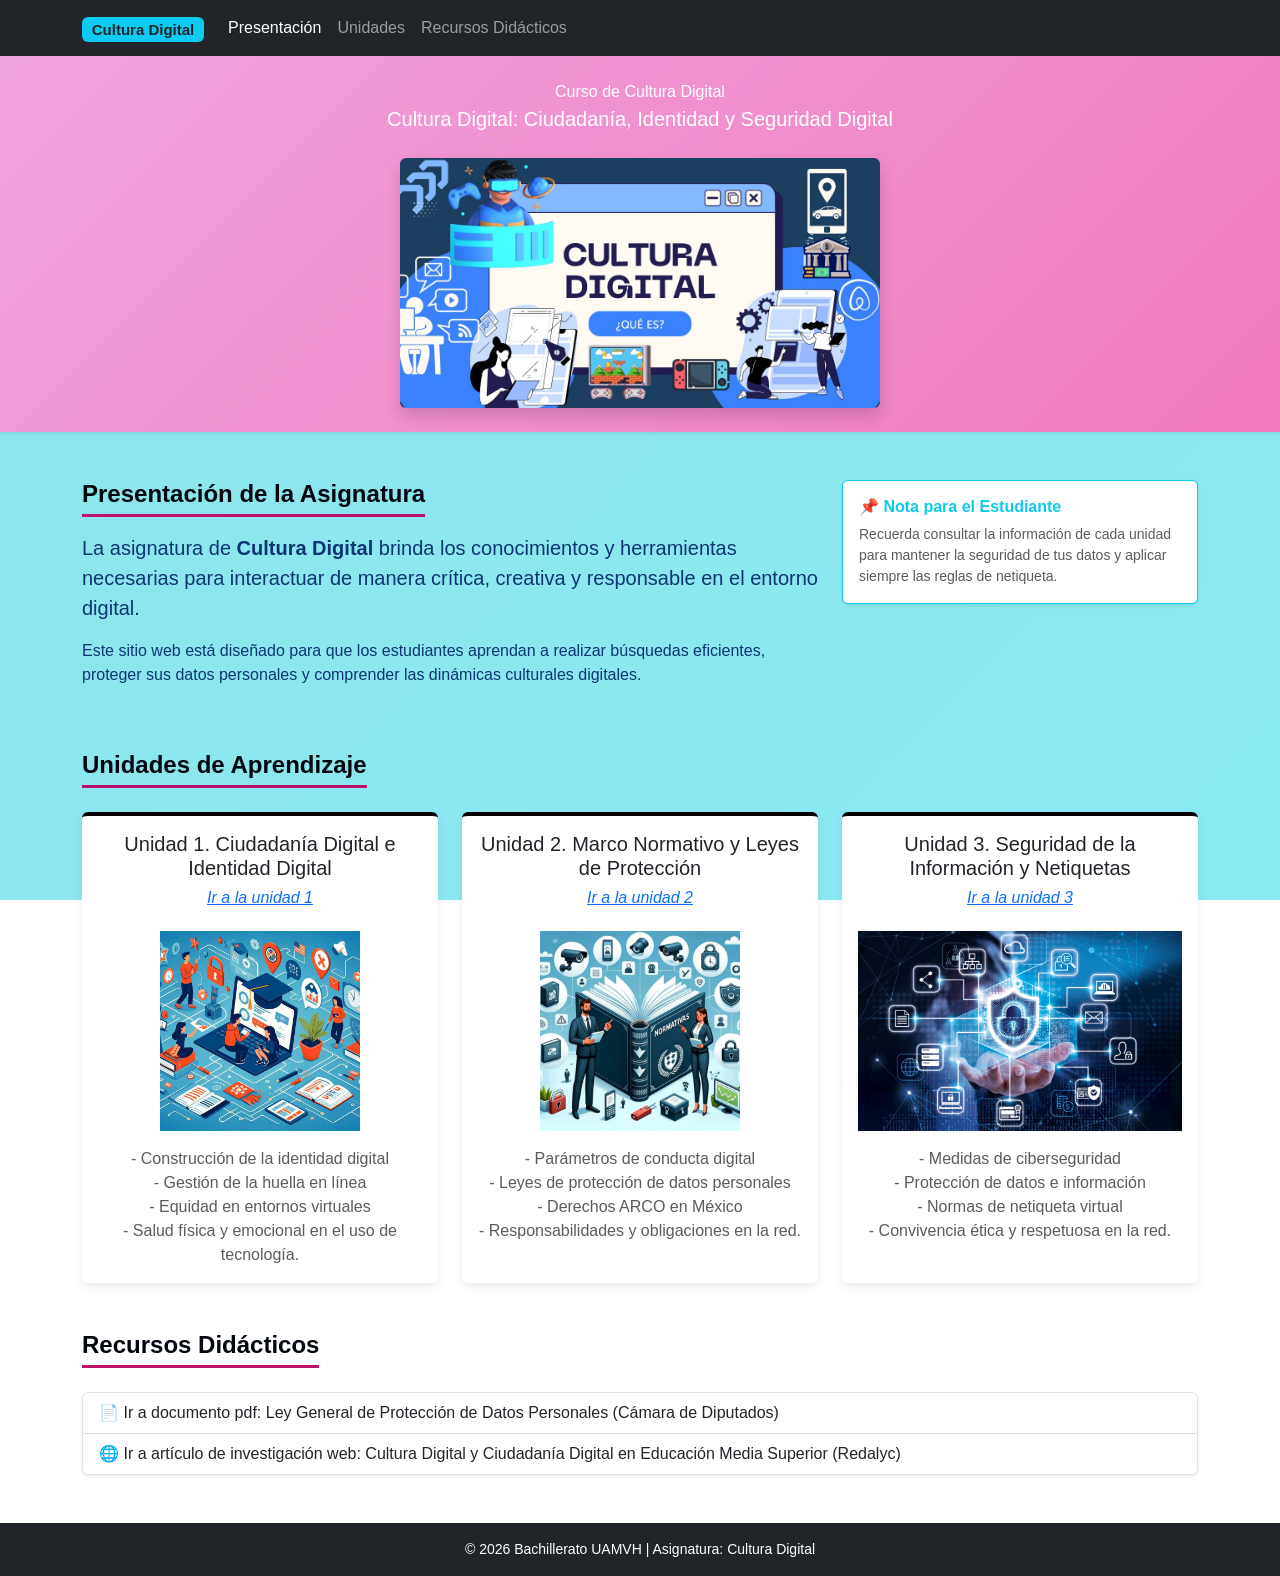
<file: Index.html>
<!DOCTYPE html>
<html lang="es">
<head>
    <meta charset="UTF-8">
    <meta name="viewport" content="width=device-width, initial-scale=1.0">
    <title>Curso: Cultura Digital</title>
    <!-- Bootstrap 5 -->
    <link href="https://cdn.jsdelivr.net/npm/bootstrap@5.3.0/dist/css/bootstrap.min.css" rel="stylesheet">
    
    <style>
        /* 1. FONDO DEGRADADO EN TONOS PASTEL (Celestito a Rosita) */
        body {
            background: linear-gradient(135deg, #8ee4ec 0%, #8aeaf3 100%) !important;
            background-attachment: fixed !important;
            font-family: 'Segoe UI', Tahoma, Geneva, Verdana, sans-serif;
            min-height: 100vh;
        }

        /* 2. TÍTULOS SUBRAYADOS EN ROSA PASTEL */
        .titulo-seccion {
            color: #00050d;
            font-weight: 700;
            border-bottom: 3px solid #bc1069 !important;
            display: inline-block;
            padding-bottom: 5px;
        }

        /* 3. TARJETAS EDUCATIVAS CON BORDE CELESTE */
        .tarjeta-educativa {
            border: none !important;
            border-top: 4px solid #000000 !important;
            background-color: #ffffff !important;
            box-shadow: 0 4px 10px rgba(0, 0, 0, 0.08) !important;
            transition: transform 0.3s ease;
        }

        .tarjeta-educativa:hover {
            transform: translateY(-6px);
            box-shadow: 0 10px 20px rgb(255, 120, 190) !important;
        }

        /* 4. ANIMACIÓN DE FLOTACIÓN AUTOMÁTICA (Mueve las imágenes solas) */
        @keyframes flotarSola {
            0% { transform: translateY(0px); }
            50% { transform: translateY(-14px); } /* Sube 14 píxeles */
            100% { transform: translateY(0px); } /* Vuelve a bajar */
        }

        .img-flotante {
            display: inline-block !important;
            animation: flotarSola 3s ease-in-out infinite !important;
        }
        #presentacion p { color: #0e3573 !important; }
    </style>
</head>
<body>

    <!-- CABECERA -->
    <header>
        <nav class="navbar navbar-expand-lg navbar-dark bg-dark">
            <div class="container">
                <a class="navbar-brand fw-bold" href="#">
                    <span class="badge bg-info text-dark">Cultura Digital</span>
                </a>
                <div class="collapse navbar-collapse" id="navMenu">
                    <ul class="navbar-nav me-auto mb-2 mb-lg-0">
                        <li class="nav-item"><a class="nav-link active" href="#presentacion">Presentación</a></li>
                        <li class="nav-item"><a class="nav-link" href="#unidades">Unidades</a></li>
                        <li class="nav-item"><a class="nav-link" href="#recursos">Recursos Didácticos</a></li>
                    </ul>
                </div>
            </div>
        </nav>

        <div class="text-white text-center py-4 px-3 shadow-sm"style="background: linear-gradient(135deg, #f1a3dc 0%, #f07abd 100%);"
            <h1 class="h3 fw-bold">Curso de Cultura Digital</h1>
            <p class="mb-0 lead">Cultura Digital: Ciudadanía, Identidad y Seguridad Digital</p>
            <br>
            <!-- Imagen 1 con movimiento automático -->
            <img src="CULTURA-DIGITAL.jpg" class="img-fluid rounded shadow img-flotante" style="max-height: 250px;" alt="Estudiantes">
        </div>
    </header>

    <!-- CONTENIDO PRINCIPAL -->
    <main class="container my-5">

        <!-- PRESENTACIÓN -->
        <div class="row mb-5">
            <section id="presentacion" class="col-lg-8">
                <h2 class="h4 mb-3 titulo-seccion">Presentación de la Asignatura</h2>
                <p class="text-secondary fs-5">
                    La asignatura de <strong>Cultura Digital</strong> brinda los conocimientos y herramientas necesarias para interactuar de manera crítica, creativa y responsable en el entorno digital.
                </p>
                <p class="text-secondary">
                    Este sitio web está diseñado para que los estudiantes aprendan a realizar búsquedas eficientes, proteger sus datos personales y comprender las dinámicas culturales digitales.
                </p>
            </section>

            <aside class="col-lg-4">
                <div class="card bg-white border-info p-3 shadow-sm">
                    <h3 class="h6 text-info fw-bold">📌 Nota para el Estudiante</h3>
                    <p class="card-text small text-muted">
                        Recuerda consultar la información de cada unidad para mantener la seguridad de tus datos y aplicar siempre las reglas de netiqueta.
                    </p>
                </div>
            </aside>
        </div>

        <!-- UNIDADES DE APRENDIZAJE -->
        <section id="unidades" class="mb-5">
            <h2 class="h4 text-center mb-4 titulo-seccion">Unidades de Aprendizaje</h2>
            <div class="row g-4">

                <!-- UNIDAD 1 -->
                <article class="col-md-4">
                    <div class="card h-100 tarjeta-educativa text-center">
                        <div class="card-body">
                            <h3 class="card-title h5">Unidad 1. Ciudadanía Digital e Identidad Digital</h3>
                            <h6><i><a href="unidad1.html" target="_blank">Ir a la unidad 1</a></i></h6>
                            <!-- Imagen 2 con movimiento -->
                            <img src="Ciudadanía Digital e Identidad Digital.jpg" class="img-fluid my-3 img-flotante" style="height: 200px; object-fit: cover;" alt="Unidad 1">
                            <p class="card-text text-muted">
                                - Construcción de la identidad digital<br>
                                - Gestión de la huella en línea<br>
                                - Equidad en entornos virtuales<br>
                                - Salud física y emocional en el uso de tecnología.
                            </p>
                        </div>
                    </div>
                </article>

                <!-- UNIDAD 2 -->
                <article class="col-md-4">
                    <div class="card h-100 tarjeta-educativa text-center">
                        <div class="card-body">
                            <h3 class="card-title h5">Unidad 2. Marco Normativo y Leyes de Protección</h3>
                            <h6><i><a href="unidad2.html" target="_blank">Ir a la unidad 2</a></i></h6>
                            <!-- Imagen 3 con movimiento -->
                            <img src="Marco Normativo y Leyes de Protección.jpg" class="img-fluid my-3 img-flotante" style="height: 200px; object-fit: cover;" alt="Unidad 2">
                            <p class="card-text text-muted">
                                - Parámetros de conducta digital<br>
                                - Leyes de protección de datos personales<br>
                                - Derechos ARCO en México<br>
                                - Responsabilidades y obligaciones en la red.
                            </p>
                        </div>
                    </div>
                </article>

                <!-- UNIDAD 3 -->
                <article class="col-md-4">
                    <div class="card h-100 tarjeta-educativa text-center">
                        <div class="card-body">
                            <h3 class="card-title h5">Unidad 3. Seguridad de la Información y Netiquetas</h3>
                            <h6><i><a href="unidad3.html" target="_blank">Ir a la unidad 3</a></i></h6>
                            <!-- Imagen 4 con movimiento -->
                            <img src="Seguridad en la Información y Netiquetas.jpg" class="img-fluid my-3 img-flotante" style="height: 200px; object-fit: cover;" alt="Unidad 3">
                            <p class="card-text text-muted">
                                - Medidas de ciberseguridad<br>
                                - Protección de datos e información<br>
                                - Normas de netiqueta virtual<br>
                                - Convivencia ética y respetuosa en la red.
                            </p>
                        </div>
                    </div>
                </article>

            </div>
        </section>

        <!-- RECURSOS DIDÁCTICOS -->
        <section id="recursos" class="mb-5">
            <h2 class="h4 text-center mb-4 titulo-seccion">Recursos Didácticos</h2>
            <div class="list-group shadow-sm">
                <a href="https://www.diputados.gob.mx/LeyesBiblio/pdf/LGPDPPSO.pdf" target="_blank" class="list-group-item list-group-item-action">
                    📄 Ir a documento pdf: Ley General de Protección de Datos Personales (Cámara de Diputados)
                </a>
                <a href="https://www.redalyc.org/journal/6731/673185636012/html/" target="_blank" class="list-group-item list-group-item-action">
                    🌐 Ir a artículo de investigación web: Cultura Digital y Ciudadanía Digital en Educación Media Superior (Redalyc)
                </a>
            </div>
        </section>

    </main>

    <footer class="bg-dark text-white text-center py-3 mt-auto">
        <p class="mb-0 small">&copy; 2026 Bachillerato UAMVH | Asignatura: Cultura Digital</p>
    </footer>

</body>
</html>
</file>
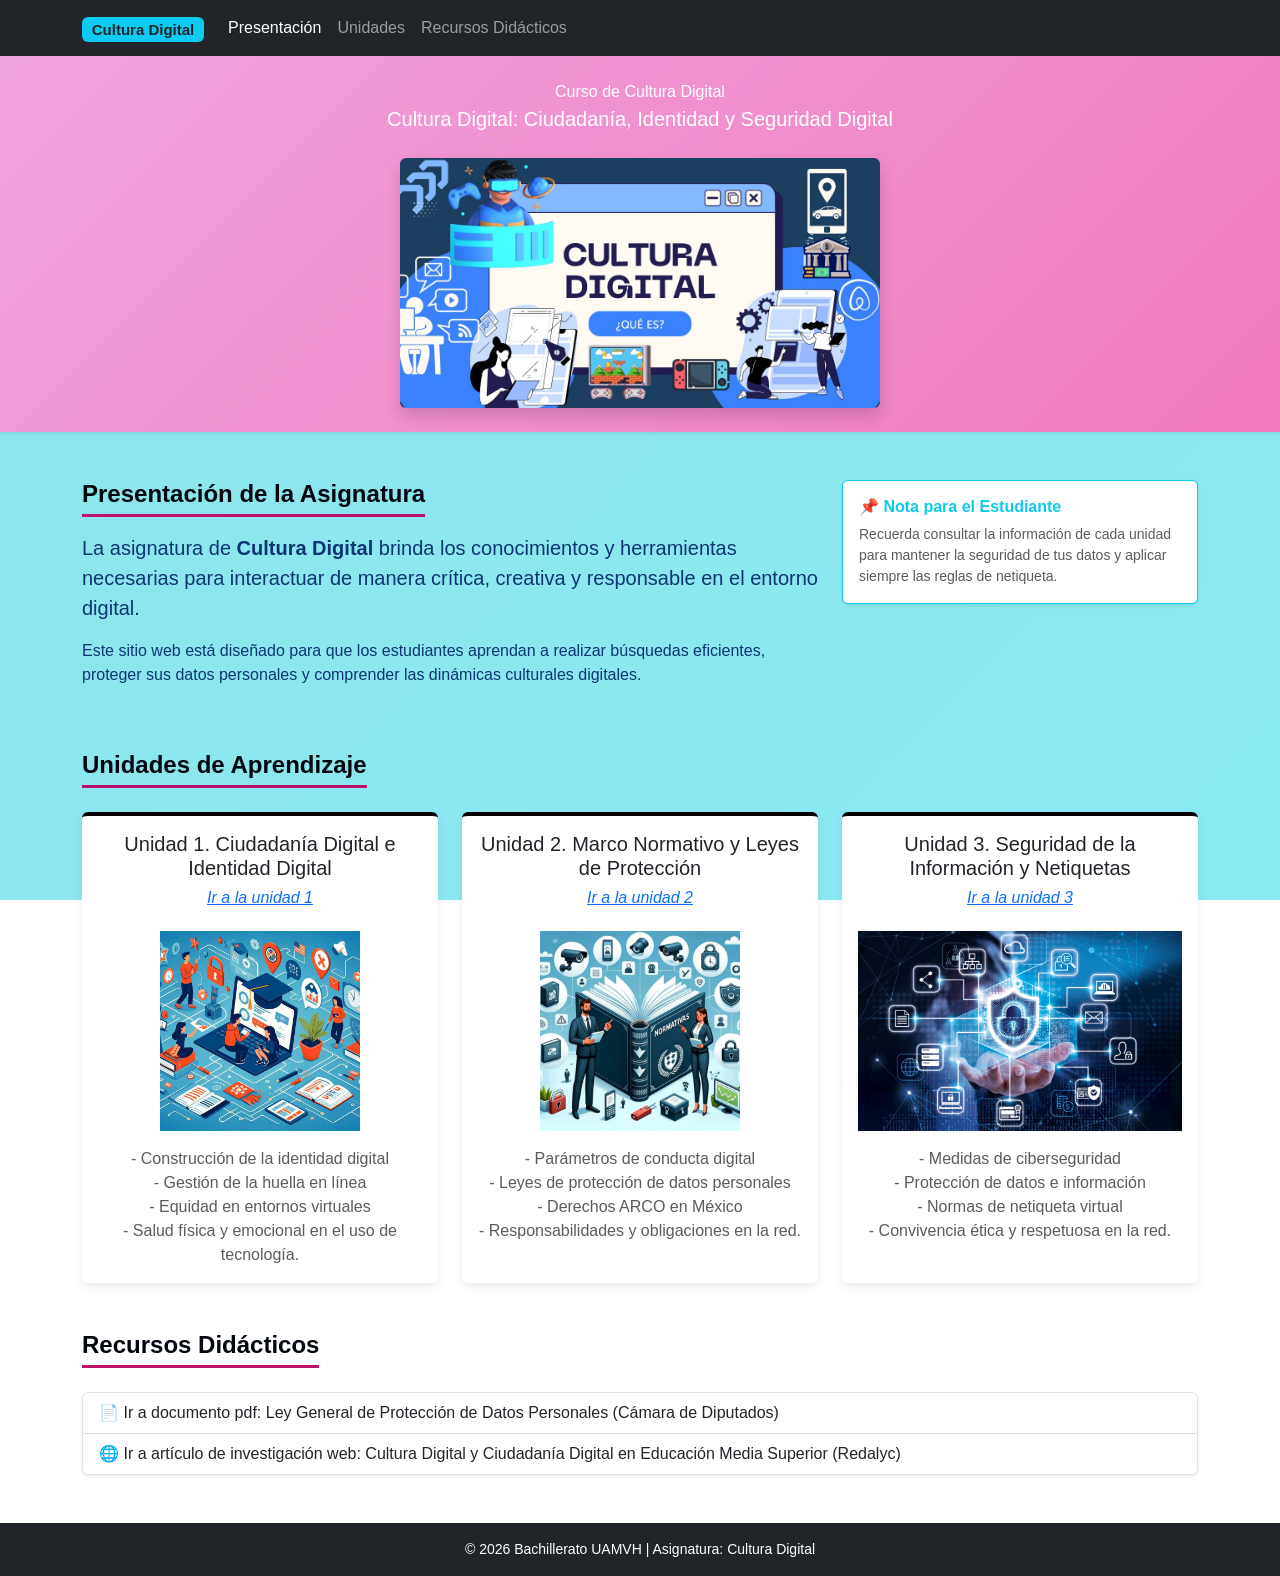
<file: index.html>
<!DOCTYPE html>
<html lang="es">
<head>
    <meta charset="UTF-8">
    <meta name="viewport" content="width=device-width, initial-scale=1.0">
    <title>Curso: Cultura Digital</title>
    <!-- Bootstrap 5 -->
    <link href="https://cdn.jsdelivr.net/npm/bootstrap@5.3.0/dist/css/bootstrap.min.css" rel="stylesheet">
    
    <style>
        /* 1. FONDO DEGRADADO EN TONOS PASTEL (Celestito a Rosita) */
        body {
            background: linear-gradient(135deg, #8ee4ec 0%, #8aeaf3 100%) !important;
            background-attachment: fixed !important;
            font-family: 'Segoe UI', Tahoma, Geneva, Verdana, sans-serif;
            min-height: 100vh;
        }

        /* 2. TÍTULOS SUBRAYADOS EN ROSA PASTEL */
        .titulo-seccion {
            color: #00050d;
            font-weight: 700;
            border-bottom: 3px solid #bc1069 !important;
            display: inline-block;
            padding-bottom: 5px;
        }

        /* 3. TARJETAS EDUCATIVAS CON BORDE CELESTE */
        .tarjeta-educativa {
            border: none !important;
            border-top: 4px solid #000000 !important;
            background-color: #ffffff !important;
            box-shadow: 0 4px 10px rgba(0, 0, 0, 0.08) !important;
            transition: transform 0.3s ease;
        }

        .tarjeta-educativa:hover {
            transform: translateY(-6px);
            box-shadow: 0 10px 20px rgb(255, 120, 190) !important;
        }

        /* 4. ANIMACIÓN DE FLOTACIÓN AUTOMÁTICA (Mueve las imágenes solas) */
        @keyframes flotarSola {
            0% { transform: translateY(0px); }
            50% { transform: translateY(-14px); } /* Sube 14 píxeles */
            100% { transform: translateY(0px); } /* Vuelve a bajar */
        }

        .img-flotante {
            display: inline-block !important;
            animation: flotarSola 3s ease-in-out infinite !important;
        }
        #presentacion p { color: #0e3573 !important; }
    </style>
</head>
<body>

    <!-- CABECERA -->
    <header>
        <nav class="navbar navbar-expand-lg navbar-dark bg-dark">
            <div class="container">
                <a class="navbar-brand fw-bold" href="#">
                    <span class="badge bg-info text-dark">Cultura Digital</span>
                </a>
                <button class="navbar-toggler" type="button" data-bs-toggle="collapse" data-bs-target="#navMenu"></button>
                    <span></span>
                    </button>
                <div class="collapse navbar-collapse" id="navMenu">
                    <ul class="navbar-nav me-auto mb-2 mb-lg-0">
                        <li class="nav-item"><a class="nav-link active" href="#presentacion">Presentación</a></li>
                        <li class="nav-item"><a class="nav-link" href="#unidades">Unidades</a></li>
                        <li class="nav-item"><a class="nav-link" href="#recursos">Recursos Didácticos</a></li>
                    </ul>
                </div>
            </div>
        </nav>

        <div class="text-white text-center py-4 px-3 shadow-sm"style="background: linear-gradient(135deg, #f1a3dc 0%, #f07abd 100%);"
            <h1 class="h3 fw-bold">Curso de Cultura Digital</h1>
            <p class="mb-0 lead">Cultura Digital: Ciudadanía, Identidad y Seguridad Digital</p>
            <br>
            <!-- Imagen 1 con movimiento automático -->
            <img src="CULTURA-DIGITAL.jpg" class="img-fluid rounded shadow img-flotante" style="max-height: 250px;" alt="Estudiantes">
        </div>
    </header>

    <!-- CONTENIDO PRINCIPAL -->
    <main class="container my-5">

        <!-- PRESENTACIÓN -->
        <div class="row mb-5">
            <section id="presentacion" class="col-lg-8">
                <h2 class="h4 mb-3 titulo-seccion">Presentación de la Asignatura</h2>
                <p class="text-secondary fs-5">
                    La asignatura de <strong>Cultura Digital</strong> brinda los conocimientos y herramientas necesarias para interactuar de manera crítica, creativa y responsable en el entorno digital.
                </p>
                <p class="text-secondary">
                    Este sitio web está diseñado para que los estudiantes aprendan a realizar búsquedas eficientes, proteger sus datos personales y comprender las dinámicas culturales digitales.
                </p>
            </section>

            <aside class="col-lg-4">
                <div class="card bg-white border-info p-3 shadow-sm">
                    <h3 class="h6 text-info fw-bold">📌 Nota para el Estudiante</h3>
                    <p class="card-text small text-muted">
                        Recuerda consultar la información de cada unidad para mantener la seguridad de tus datos y aplicar siempre las reglas de netiqueta.
                    </p>
                </div>
            </aside>
        </div>

        <!-- UNIDADES DE APRENDIZAJE -->
        <section id="unidades" class="mb-5">
            <h2 class="h4 text-center mb-4 titulo-seccion">Unidades de Aprendizaje</h2>
            <div class="row g-4">

                <!-- UNIDAD 1 -->
                <article class="col-md-4">
                    <div class="card h-100 tarjeta-educativa text-center">
                        <div class="card-body">
                            <h3 class="card-title h5">Unidad 1. Ciudadanía Digital e Identidad Digital</h3>
                            <h6><i><a href="unidad1.html" target="_blank">Ir a la unidad 1</a></i></h6>
                            <!-- Imagen 2 con movimiento -->
                            <img src="Ciudadanía Digital e Identidad Digital.jpg" class="img-fluid my-3 img-flotante" style="height: 200px; object-fit: cover;" alt="Unidad 1">
                            <p class="card-text text-muted">
                                - Construcción de la identidad digital<br>
                                - Gestión de la huella en línea<br>
                                - Equidad en entornos virtuales<br>
                                - Salud física y emocional en el uso de tecnología.
                            </p>
                        </div>
                    </div>
                </article>

                <!-- UNIDAD 2 -->
                <article class="col-md-4">
                    <div class="card h-100 tarjeta-educativa text-center">
                        <div class="card-body">
                            <h3 class="card-title h5">Unidad 2. Marco Normativo y Leyes de Protección</h3>
                            <h6><i><a href="unidad2.html" target="_blank">Ir a la unidad 2</a></i></h6>
                            <!-- Imagen 3 con movimiento -->
                            <img src="Marco Normativo y Leyes de Protección.jpg" class="img-fluid my-3 img-flotante" style="height: 200px; object-fit: cover;" alt="Unidad 2">
                            <p class="card-text text-muted">
                                - Parámetros de conducta digital<br>
                                - Leyes de protección de datos personales<br>
                                - Derechos ARCO en México<br>
                                - Responsabilidades y obligaciones en la red.
                            </p>
                        </div>
                    </div>
                </article>

                <!-- UNIDAD 3 -->
                <article class="col-md-4">
                    <div class="card h-100 tarjeta-educativa text-center">
                        <div class="card-body">
                            <h3 class="card-title h5">Unidad 3. Seguridad de la Información y Netiquetas</h3>
                            <h6><i><a href="unidad3.html" target="_blank">Ir a la unidad 3</a></i></h6>
                            <!-- Imagen 4 con movimiento -->
                            <img src="Seguridad en la Información y Netiquetas.jpg" class="img-fluid my-3 img-flotante" style="height: 200px; object-fit: cover;" alt="Unidad 3">
                            <p class="card-text text-muted">
                                - Medidas de ciberseguridad<br>
                                - Protección de datos e información<br>
                                - Normas de netiqueta virtual<br>
                                - Convivencia ética y respetuosa en la red.
                            </p>
                        </div>
                    </div>
                </article>

            </div>
        </section>

        <!-- RECURSOS DIDÁCTICOS -->
        <section id="recursos" class="mb-5">
            <h2 class="h4 text-center mb-4 titulo-seccion">Recursos Didácticos</h2>
            <div class="list-group shadow-sm">
                <a href="https://www.diputados.gob.mx/LeyesBiblio/pdf/LGPDPPSO.pdf" target="_blank" class="list-group-item list-group-item-action">
                    📄 Ir a documento pdf: Ley General de Protección de Datos Personales (Cámara de Diputados)
                </a>
                <a href="https://www.redalyc.org/journal/6731/673185636012/html/" target="_blank" class="list-group-item list-group-item-action">
                    🌐 Ir a artículo de investigación web: Cultura Digital y Ciudadanía Digital en Educación Media Superior (Redalyc)
                </a>
            </div>
        </section>

    </main>

    <footer class="bg-dark text-white text-center py-3 mt-auto">
        <p class="mb-0 small">&copy; 2026 Bachillerato UAMVH | Asignatura: Cultura Digital</p>
    </footer>
    <script src="https://cdn.jsdelivr.net/npm/bootstrap@5.3.0/dist/js/bootstrap.bundle.min.js"></script>
    </body>
    </html>

</body>
</html>
</file>
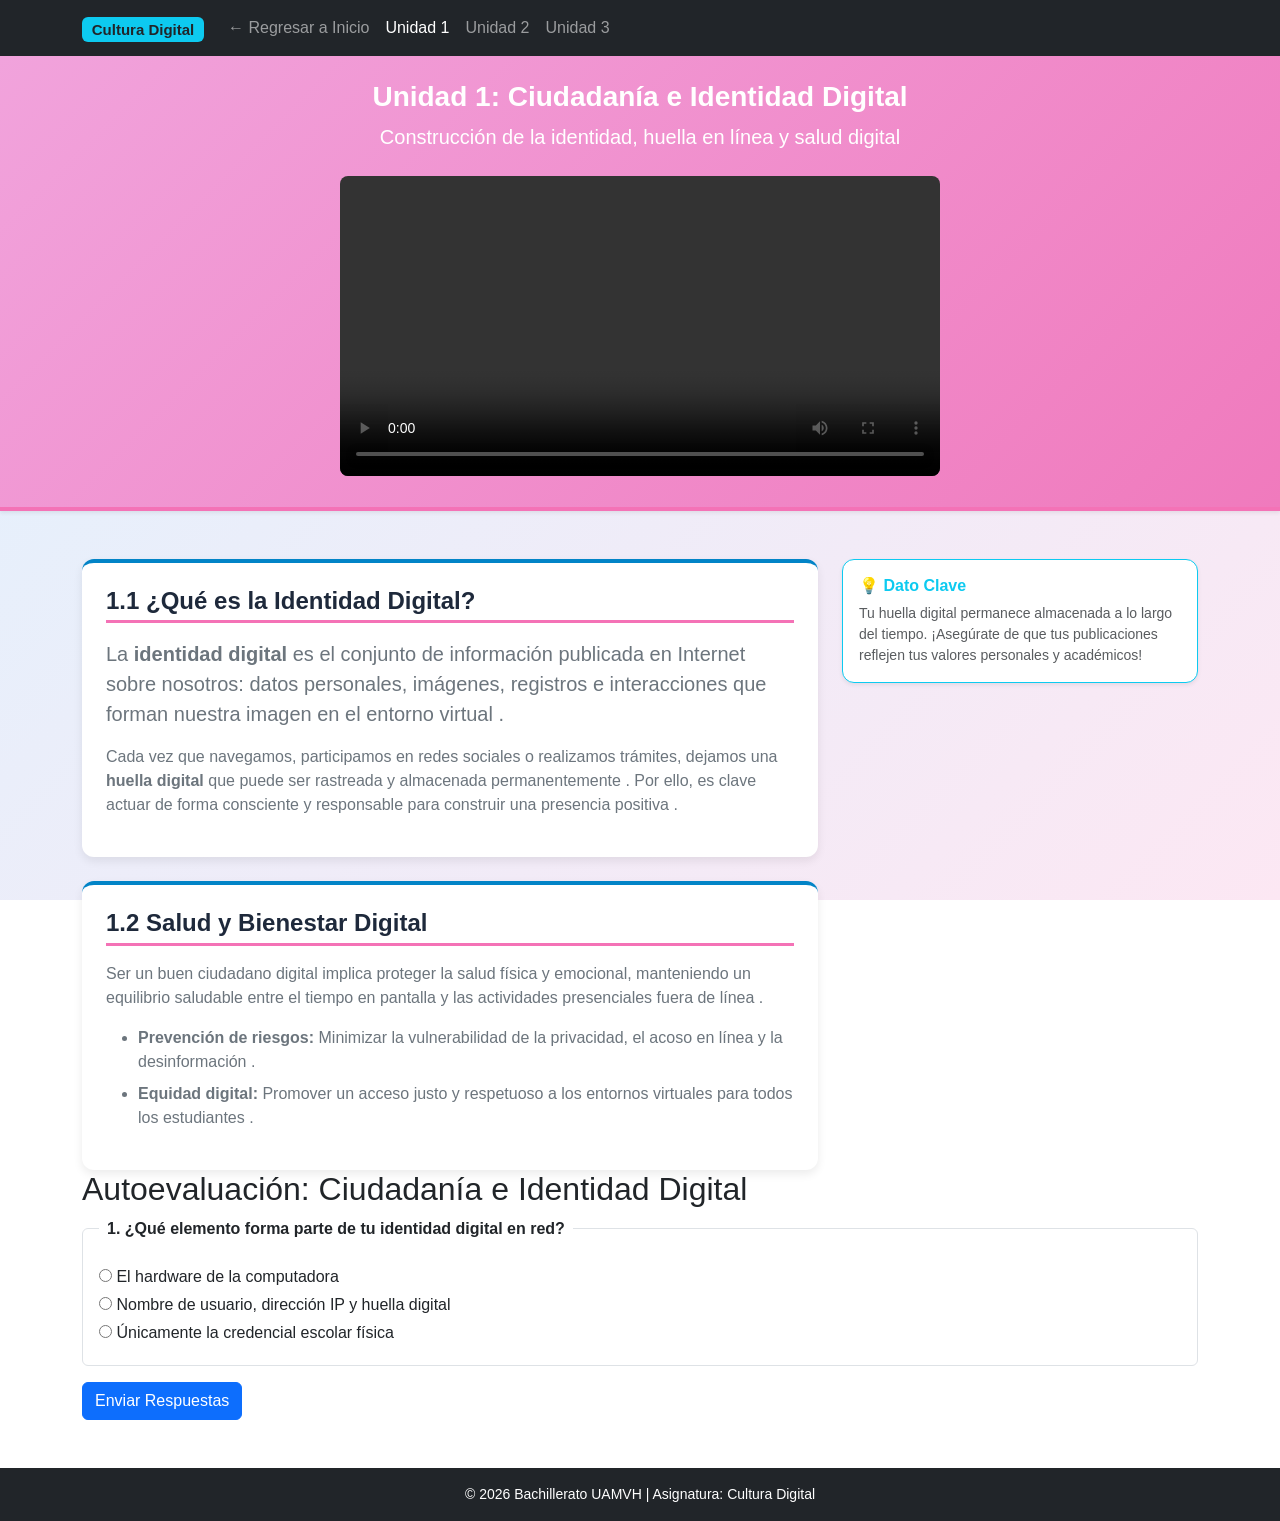
<file: unidad1.html>
<!DOCTYPE html>
<html lang="es">
<head>
    <meta charset="UTF-8">
    <meta name="viewport" content="width=device-width, initial-scale=1.0">
    <title>Unidad 1: Ciudadanía e Identidad Digital</title>
    <!-- Bootstrap 5 -->
    <link href="https://cdn.jsdelivr.net/npm/bootstrap@5.3.0/dist/css/bootstrap.min.css" rel="stylesheet">
    
    <style>
        body {
            background: linear-gradient(135deg, #e0f2fe 0%, #fce7f3 100%) !important;
            background-attachment: fixed !important;
            font-family: 'Segoe UI', Tahoma, Geneva, Verdana, sans-serif;
            min-height: 100vh;
        }

        .banner-pastel {
            background: linear-gradient(135deg, #f1a3dc 0%, #f07abd 100%) !important;
            color: #ffffff !important;
            border-bottom: 4px solid #f472b6;
        }

        .titulo-seccion {
            color: #1e293b;
            font-weight: 700;
            border-bottom: 3px solid #f472b6;
            display: inline-block;
            padding-bottom: 5px;
        }

        .tarjeta-educativa {
            border: none !important;
            border-top: 4px solid #0284c7 !important;
            background-color: #ffffff !important;
            box-shadow: 0 4px 10px rgba(0, 0, 0, 0.08) !important;
            border-radius: 12px !important;
        }

        @keyframes flotarSola {
            0% { transform: translateY(0px); }
            50% { transform: translateY(-12px); }
            100% { transform: translateY(0px); }
        }

        .img-flotante {
            display: inline-block !important;
            animation: flotarSola 3s ease-in-out infinite !important;
            border-radius: 12px;
        }
    </style>
</head>
<body>

    <!-- NAVEGACIÓN -->
    <header>
        <nav class="navbar navbar-expand-lg navbar-dark bg-dark">
            <div class="container">
                <a class="navbar-brand fw-bold" href="Index.html">
                    <span class="badge bg-info text-dark">Cultura Digital</span>
                </a>
                <button class="navbar-toggler" type="button" data-bs-toggle="collapse" data-bs-target="#navMenu"></button>
                    <span></span>
                    </button>
                <div class="collapse navbar-collapse" id="navMenu">
                    <ul class="navbar-nav me-auto mb-2 mb-lg-0">
                        <li class="nav-item"><a class="nav-link" href="Index.html">← Regresar a Inicio</a></li>
                        <li class="nav-item"><a class="nav-link active" href="unidad1.html">Unidad 1</a></li>
                        <li class="nav-item"><a class="nav-link" href="unidad2.html">Unidad 2</a></li>
                        <li class="nav-item"><a class="nav-link" href="unidad3.html">Unidad 3</a></li>
                    </ul>
                </div>
            </div>
        </nav>

        <div class="banner-pastel text-center py-4 px-3 shadow-sm">
            <h1 class="h3 fw-bold">Unidad 1: Ciudadanía e Identidad Digital</h1>
            <p class="mb-0 lead">Construcción de la identidad, huella en línea y salud digital</p>
            <br>
            <video controls width="100%" style="max-width: 600px; border-radius: 8px;">
  <source src="Identidad Digital y Ciudadanía Responsable.mp4" type="video/mp4">
  Tu navegador no soporta la reproducción de video.
</video>
        </div>
    </header>

    <!-- CONTENIDO DE LA UNIDAD -->
    <main class="container my-5">
        <div class="row g-4">
            <section class="col-lg-8">
                <div class="card p-4 tarjeta-educativa shadow-sm mb-4">
                    <h2 class="h4 titulo-seccion mb-3">1.1 ¿Qué es la Identidad Digital?</h2>
                    <p class="text-secondary fs-5">
                        La <strong>identidad digital</strong> es el conjunto de información publicada en Internet sobre nosotros: datos personales, imágenes, registros e interacciones que forman nuestra imagen en el entorno virtual .
                    </p>
                    <p class="text-secondary">
                        Cada vez que navegamos, participamos en redes sociales o realizamos trámites, dejamos una <strong>huella digital</strong> que puede ser rastreada y almacenada permanentemente . Por ello, es clave actuar de forma consciente y responsable para construir una presencia positiva .
                    </p>
                </div>

                <div class="card p-4 tarjeta-educativa shadow-sm">
                    <h2 class="h4 titulo-seccion mb-3">1.2 Salud y Bienestar Digital</h2>
                    <p class="text-secondary">
                        Ser un buen ciudadano digital implica proteger la salud física y emocional, manteniendo un equilibrio saludable entre el tiempo en pantalla y las actividades presenciales fuera de línea .
                    </p>
                    <ul>
                        <li class="text-secondary mb-2"><strong>Prevención de riesgos:</strong> Minimizar la vulnerabilidad de la privacidad, el acoso en línea y la desinformación .</li>
                        <li class="text-secondary"><strong>Equidad digital:</strong> Promover un acceso justo y respetuoso a los entornos virtuales para todos los estudiantes .</li>
                    </ul>
                </div>
            </section>

            <!-- BARRA LATERAL -->
            <aside class="col-lg-4">
                <div class="card bg-white border-info p-3 shadow-sm mb-4" style="border-radius: 12px;">
                    <h3 class="h6 text-info fw-bold">💡 Dato Clave</h3>
                    <p class="card-text small text-muted">
                        Tu huella digital permanece almacenada a lo largo del tiempo. ¡Asegúrate de que tus publicaciones reflejen tus valores personales y académicos! 
                    </p>
                </div>
            </aside>
        </div>
        <section> <div> <h2>Autoevaluación: Ciudadanía e Identidad Digital</h2></div></section>
        <form id="quizForm1">
      <fieldset class="border p-3 rounded mb-3">
        <legend class="float-none w-auto px-2 fs-6 fw-semibold">
          1. ¿Qué elemento forma parte de tu identidad digital en red?
        </legend>
        <label class="d-block mb-1">
          <input type="radio" name="p1" value="a"> El hardware de la computadora
        </label>
        <label class="d-block mb-1">
          <input type="radio" name="p1" value="b"> Nombre de usuario, dirección IP y huella digital
        </label>
        <label class="d-block mb-1">
          <input type="radio" name="p1" value="c"> Únicamente la credencial escolar física
        </label>
      </fieldset>
      <button type="button" class="btn btn-primary" onclick="evaluarQuiz1()">Enviar Respuestas</button>
      </form>
      <div id="resultado1" class="mt-3 feedback-box"></div>
      <script src="script.js"></script>
    </main>

    <footer class="bg-dark text-white text-center py-3 mt-auto">
        <p class="mb-0 small">&copy; 2026 Bachillerato UAMVH | Asignatura: Cultura Digital</p>
    </footer>
    <script src="https://cdn.jsdelivr.net/npm/bootstrap@5.3.0/dist/js/bootstrap.bundle.min.js"></script>
    </body>
    </html>

</body>
</html>
</file>
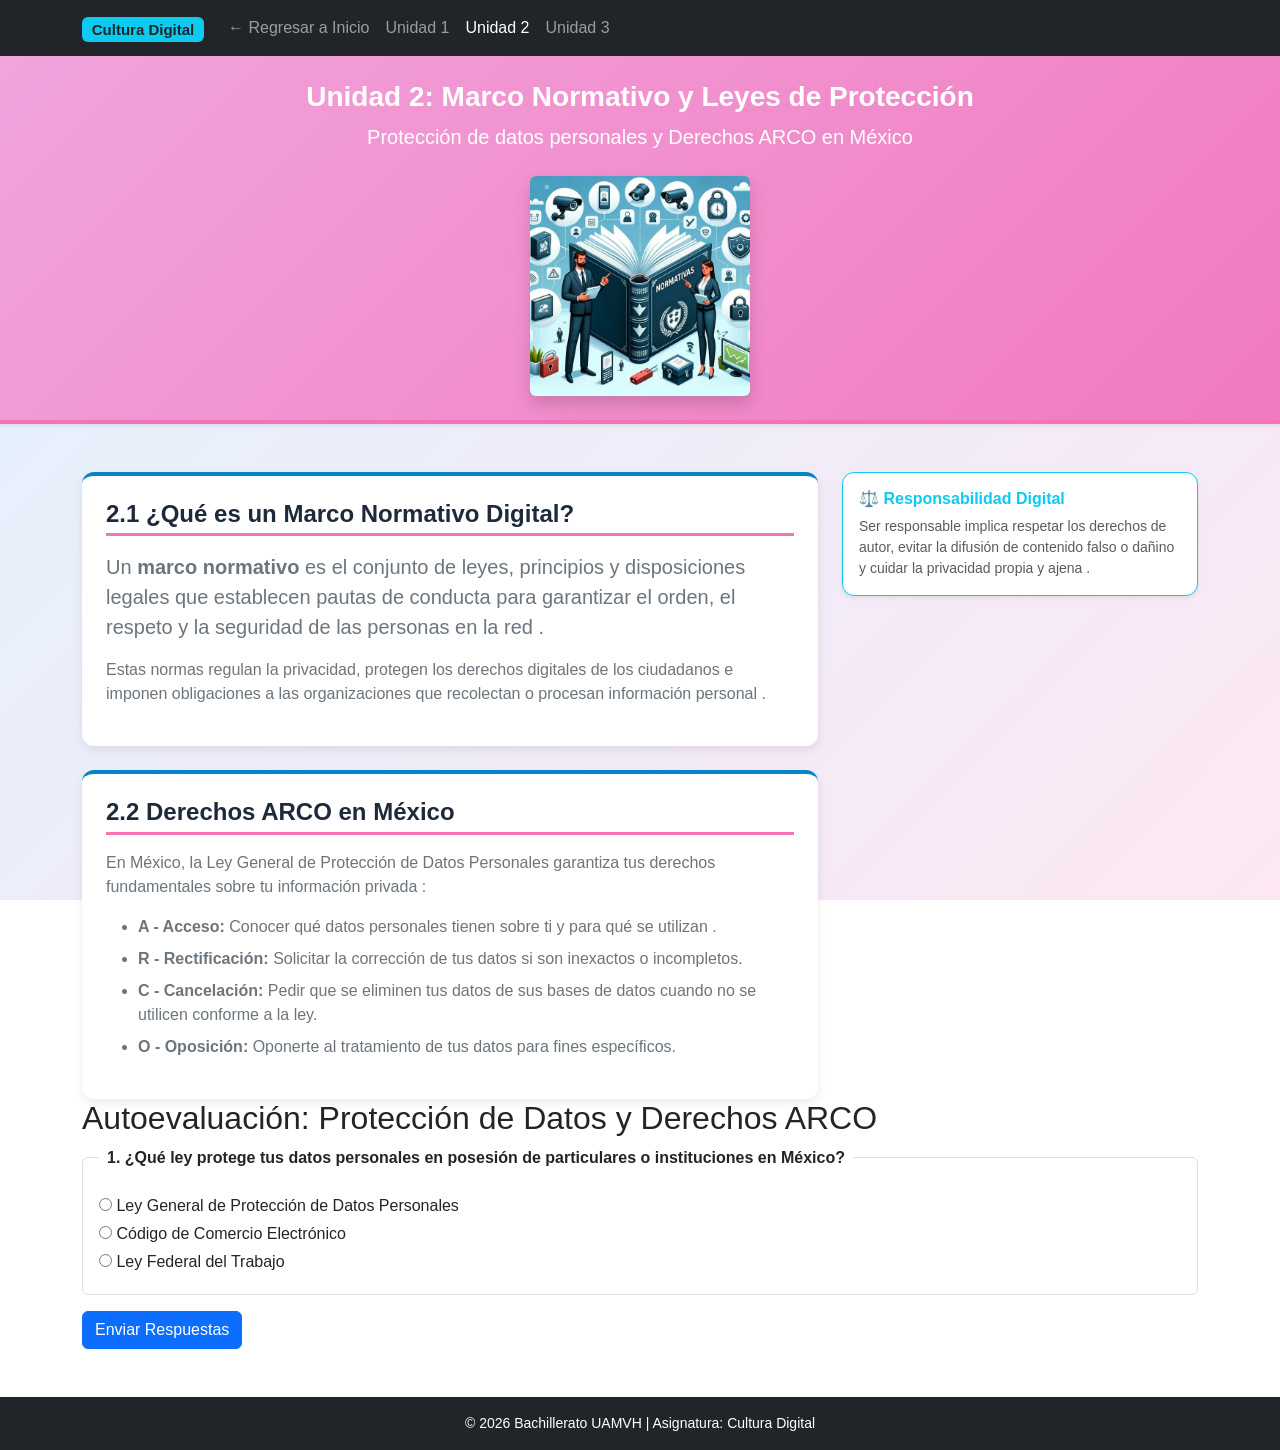
<file: unidad2.html>
<!DOCTYPE html>
<html lang="es">
<head>
    <meta charset="UTF-8">
    <meta name="viewport" content="width=device-width, initial-scale=1.0">
    <title>Unidad 2: Marco Normativo y Leyes de Protección</title>
    <!-- Bootstrap 5 -->
    <link href="https://cdn.jsdelivr.net/npm/bootstrap@5.3.0/dist/css/bootstrap.min.css" rel="stylesheet">
    
    <style>
        body {
            background: linear-gradient(135deg, #e0f2fe 0%, #fce7f3 100%) !important;
            background-attachment: fixed !important;
            font-family: 'Segoe UI', Tahoma, Geneva, Verdana, sans-serif;
            min-height: 100vh;
        }

        .banner-pastel {
            background: linear-gradient(135deg, #f1a3dc 0%, #f07abd 100%) !important;
            color: #ffffff !important;
            border-bottom: 4px solid #f472b6;
        }

        .titulo-seccion {
            color: #1e293b;
            font-weight: 700;
            border-bottom: 3px solid #f472b6;
            display: inline-block;
            padding-bottom: 5px;
        }

        .tarjeta-educativa {
            border: none !important;
            border-top: 4px solid #0284c7 !important;
            background-color: #ffffff !important;
            box-shadow: 0 4px 10px rgba(0, 0, 0, 0.08) !important;
            border-radius: 12px !important;
        }

        @keyframes flotarSola {
            0% { transform: translateY(0px); }
            50% { transform: translateY(-12px); }
            100% { transform: translateY(0px); }
        }

        .img-flotante {
            display: inline-block !important;
            animation: flotarSola 3s ease-in-out infinite !important;
            border-radius: 12px;
        }
    </style>
</head>
<body>

    <!-- NAVEGACIÓN -->
    <header>
        <nav class="navbar navbar-expand-lg navbar-dark bg-dark">
            <div class="container">
                <a class="navbar-brand fw-bold" href="Index.html">
                    <span class="badge bg-info text-dark">Cultura Digital</span>
                </a>
                <button class="navbar-toggler" type="button" data-bs-toggle="collapse" data-bs-target="#navMenu"></button>
                    <span></span>
                    </button>
                <div class="collapse navbar-collapse" id="navMenu">
                    <ul class="navbar-nav me-auto mb-2 mb-lg-0">
                        <li class="nav-item"><a class="nav-link" href="IIndex.html">← Regresar a Inicio</a></li>
                        <li class="nav-item"><a class="nav-link" href="unidad1.html">Unidad 1</a></li>
                        <li class="nav-item"><a class="nav-link active" href="unidad2.html">Unidad 2</a></li>
                        <li class="nav-item"><a class="nav-link" href="unidad3.html">Unidad 3</a></li>
                    </ul>
                </div>
            </div>
        </nav>

        <div class="banner-pastel text-center py-4 px-3 shadow-sm">
            <h1 class="h3 fw-bold">Unidad 2: Marco Normativo y Leyes de Protección</h1>
            <p class="mb-0 lead">Protección de datos personales y Derechos ARCO en México</p>
            <br>
            <img src="Marco Normativo y Leyes de Protección.jpg" class="img-fluid rounded shadow img-flotante" style="max-height: 220px; object-fit: cover;" alt="Marco Normativo">
        </div>
    </header>

    <!-- CONTENIDO DE LA UNIDAD -->
    <main class="container my-5">
        <div class="row g-4">
            <section class="col-lg-8">
                <div class="card p-4 tarjeta-educativa shadow-sm mb-4">
                    <h2 class="h4 titulo-seccion mb-3">2.1 ¿Qué es un Marco Normativo Digital?</h2>
                    <p class="text-secondary fs-5">
                        Un <strong>marco normativo</strong> es el conjunto de leyes, principios y disposiciones legales que establecen pautas de conducta para garantizar el orden, el respeto y la seguridad de las personas en la red .
                    </p>
                    <p class="text-secondary">
                        Estas normas regulan la privacidad, protegen los derechos digitales de los ciudadanos e imponen obligaciones a las organizaciones que recolectan o procesan información personal .
                    </p>
                </div>

                <div class="card p-4 tarjeta-educativa shadow-sm">
                    <h2 class="h4 titulo-seccion mb-3">2.2 Derechos ARCO en México</h2>
                    <p class="text-secondary">
                        En México, la Ley General de Protección de Datos Personales garantiza tus derechos fundamentales sobre tu información privada :
                    </p>
                    <ul>
                        <li class="text-secondary mb-2"><strong>A - Acceso:</strong> Conocer qué datos personales tienen sobre ti y para qué se utilizan .</li>
                        <li class="text-secondary mb-2"><strong>R - Rectificación:</strong> Solicitar la corrección de tus datos si son inexactos o incompletos.</li>
                        <li class="text-secondary mb-2"><strong>C - Cancelación:</strong> Pedir que se eliminen tus datos de sus bases de datos cuando no se utilicen conforme a la ley.</li>
                        <li class="text-secondary"><strong>O - Oposición:</strong> Oponerte al tratamiento de tus datos para fines específicos.</li>
                    </ul>
                </div>
            </section>

            <!-- BARRA LATERAL -->
            <aside class="col-lg-4">
                <div class="card bg-white border-info p-3 shadow-sm mb-4" style="border-radius: 12px;">
                    <h3 class="h6 text-info fw-bold">⚖️ Responsabilidad Digital</h3>
                    <p class="card-text small text-muted">
                        Ser responsable implica respetar los derechos de autor, evitar la difusión de contenido falso o dañino y cuidar la privacidad propia y ajena .
                    </p>
                </div>
            </aside>
        </div>
        <section> <div> <h2>Autoevaluación: Protección de Datos y Derechos ARCO</h2></div></section>
        <form id="quizForm2">
      <fieldset class="border p-3 rounded mb-3">
        <legend class="float-none w-auto px-2 fs-6 fw-semibold">
          1. ¿Qué ley protege tus datos personales en posesión de particulares o instituciones en México?
        </legend>
        <label class="d-block mb-1">
          <input type="radio" name="p2" value="a"> Ley General de Protección de Datos Personales
        </label>
        <label class="d-block mb-1">
          <input type="radio" name="p2" value="b"> Código de Comercio Electrónico
        </label>
        <label class="d-block mb-1">
          <input type="radio" name="p2" value="c"> Ley Federal del Trabajo
        </label>
      </fieldset>
      <button type="button" class="btn btn-primary" onclick="evaluarQuiz2()">Enviar Respuestas</button>
    </form>
    <div id="resultado2" class="mt-3 feedback-box"></div>
    </div>
</section>
<script src="script.js"></script>
    </main>

    <footer class="bg-dark text-white text-center py-3 mt-auto">
        <p class="mb-0 small">&copy; 2026 Bachillerato UAMVH | Asignatura: Cultura Digital</p>
    </footer>
    <script src="https://cdn.jsdelivr.net/npm/bootstrap@5.3.0/dist/js/bootstrap.bundle.min.js"></script>
    </body>
    </html>

</body>
</html>
</file>
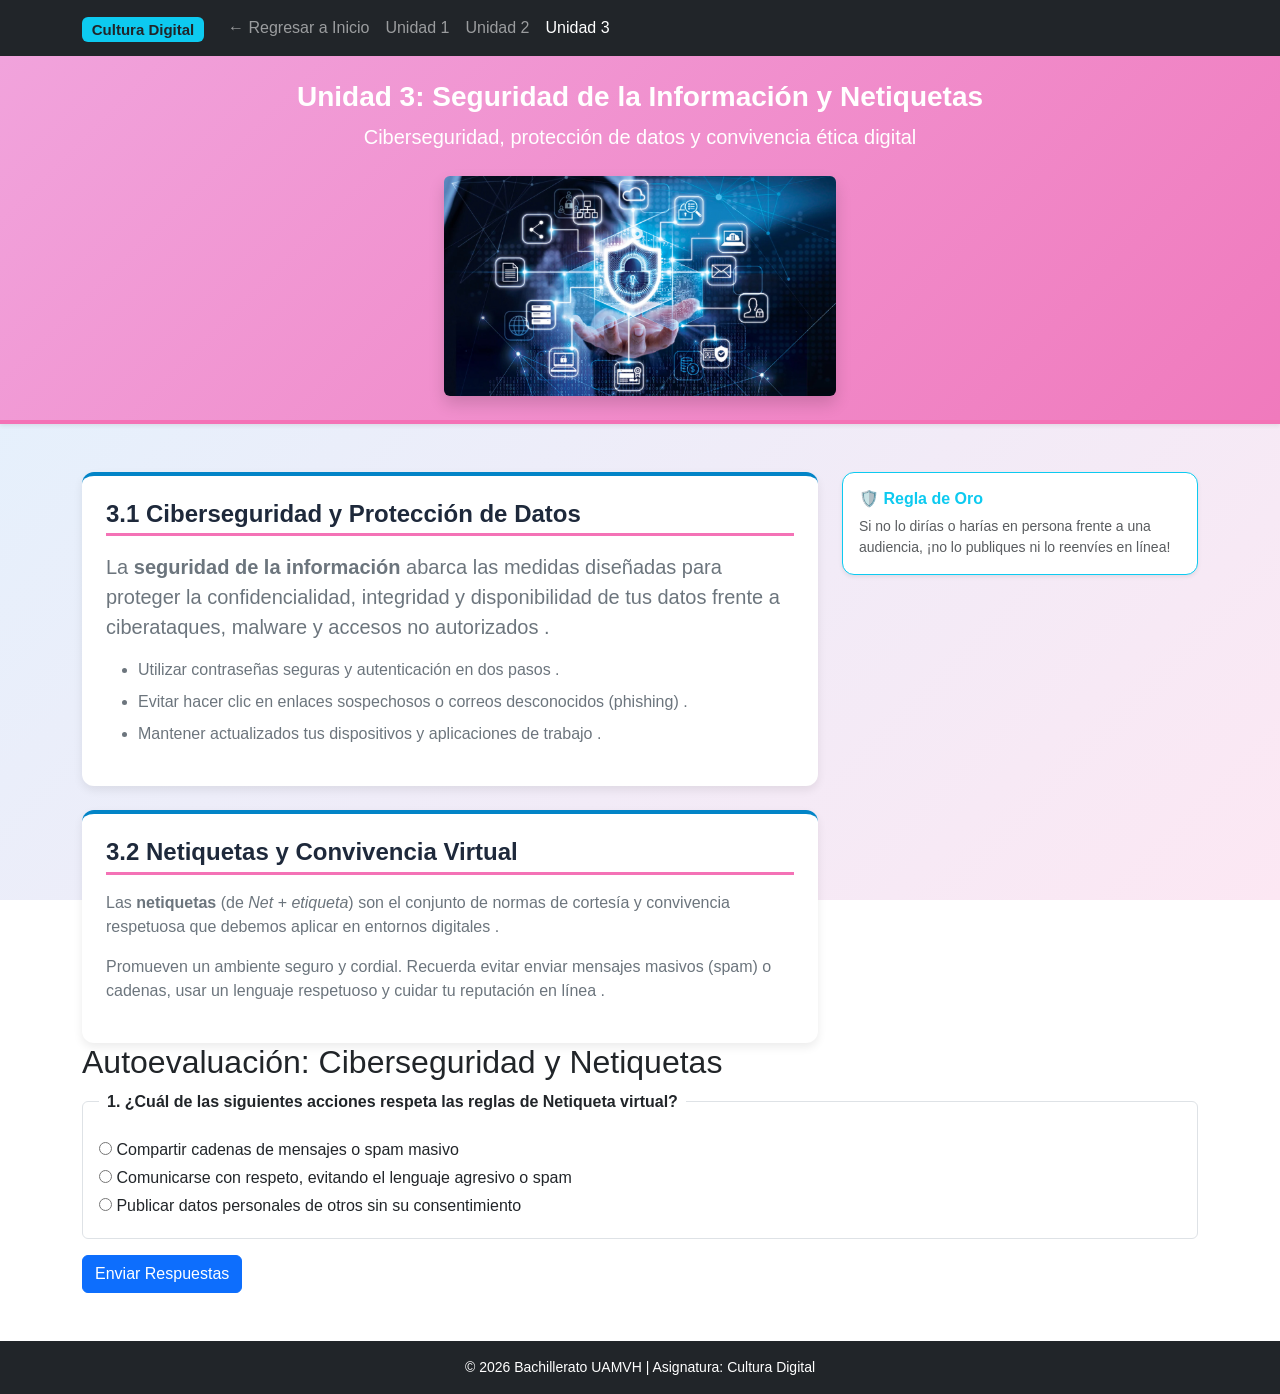
<file: unidad3.html>
<!DOCTYPE html>
<html lang="es">
<head>
    <meta charset="UTF-8">
    <meta name="viewport" content="width=device-width, initial-scale=1.0">
    <title>Unidad 3: Seguridad de la Información y Netiquetas</title>
    <!-- Bootstrap 5 -->
    <link href="https://cdn.jsdelivr.net/npm/bootstrap@5.3.0/dist/css/bootstrap.min.css" rel="stylesheet">
    
    <style>
        body {
            background: linear-gradient(135deg, #e0f2fe 0%, #fce7f3 100%) !important;
            background-attachment: fixed !important;
            font-family: 'Segoe UI', Tahoma, Geneva, Verdana, sans-serif;
            min-height: 100vh;
        }

        .banner-pastel {
            background: linear-gradient(135deg, #f1a3dc 0%, #f07abd 100%) !important;
            color: #ffffff !important;
            border-bottom: 4px solid #f472b6;
        }

        .titulo-seccion {
            color: #1e293b;
            font-weight: 700;
            border-bottom: 3px solid #f472b6;
            display: inline-block;
            padding-bottom: 5px;
        }

        .tarjeta-educativa {
            border: none !important;
            border-top: 4px solid #0284c7 !important;
            background-color: #ffffff !important;
            box-shadow: 0 4px 10px rgba(0, 0, 0, 0.08) !important;
            border-radius: 12px !important;
        }

        @keyframes flotarSola {
            0% { transform: translateY(0px); }
            50% { transform: translateY(-12px); }
            100% { transform: translateY(0px); }
        }

        .img-flotante {
            display: inline-block !important;
            animation: flotarSola 3s ease-in-out infinite !important;
            border-radius: 12px;
        }
    </style>
</head>
<body>

    <!-- NAVEGACIÓN -->
    <header>
        <nav class="navbar navbar-expand-lg navbar-dark bg-dark">
            <div class="container">
                <a class="navbar-brand fw-bold" href="Index.html">
                    <span class="badge bg-info text-dark">Cultura Digital</span>
                </a>
                <button class="navbar-toggler" type="button" data-bs-toggle="collapse" data-bs-target="#navMenu"></button>
                    <span></span>
                    </button>
                <div class="collapse navbar-collapse" id="navMenu">
                    <ul class="navbar-nav me-auto mb-2 mb-lg-0">
                        <li class="nav-item"><a class="nav-link" href="Index.html">← Regresar a Inicio</a></li>
                        <li class="nav-item"><a class="nav-link" href="unidad1.html">Unidad 1</a></li>
                        <li class="nav-item"><a class="nav-link" href="unidad2.html">Unidad 2</a></li>
                        <li class="nav-item"><a class="nav-link active" href="unidad3.html">Unidad 3</a></li>
                    </ul>
                </div>
            </div>
        </nav>

        <div class="banner-pastel text-center py-4 px-3 shadow-sm">
            <h1 class="h3 fw-bold">Unidad 3: Seguridad de la Información y Netiquetas</h1>
            <p class="mb-0 lead">Ciberseguridad, protección de datos y convivencia ética digital</p>
            <br>
            <img src="Seguridad en la Información y Netiquetas.jpg" class="img-fluid rounded shadow img-flotante" style="max-height: 220px; object-fit: cover;" alt="Seguridad y Netiquetas">
        </div>
    </header>

    <!-- CONTENIDO DE LA UNIDAD -->
    <main class="container my-5">
        <div class="row g-4">
            <section class="col-lg-8">
                <div class="card p-4 tarjeta-educativa shadow-sm mb-4">
                    <h2 class="h4 titulo-seccion mb-3">3.1 Ciberseguridad y Protección de Datos</h2>
                    <p class="text-secondary fs-5">
                        La <strong>seguridad de la información</strong> abarca las medidas diseñadas para proteger la confidencialidad, integridad y disponibilidad de tus datos frente a ciberataques, malware y accesos no autorizados .
                    </p>
                    <ul>
                        <li class="text-secondary mb-2">Utilizar contraseñas seguras y autenticación en dos pasos .</li>
                        <li class="text-secondary mb-2">Evitar hacer clic en enlaces sospechosos o correos desconocidos (phishing) .</li>
                        <li class="text-secondary">Mantener actualizados tus dispositivos y aplicaciones de trabajo .</li>
                    </ul>
                </div>

                <div class="card p-4 tarjeta-educativa shadow-sm">
                    <h2 class="h4 titulo-seccion mb-3">3.2 Netiquetas y Convivencia Virtual</h2>
                    <p class="text-secondary">
                        Las <strong>netiquetas</strong> (de <i>Net</i> + <i>etiqueta</i>) son el conjunto de normas de cortesía y convivencia respetuosa que debemos aplicar en entornos digitales .
                    </p>
                    <p class="text-secondary">
                        Promueven un ambiente seguro y cordial. Recuerda evitar enviar mensajes masivos (spam) o cadenas, usar un lenguaje respetuoso y cuidar tu reputación en línea .
                    </p>
                </div>
            </section>

            <!-- BARRA LATERAL -->
            <aside class="col-lg-4">
                <div class="card bg-white border-info p-3 shadow-sm mb-4" style="border-radius: 12px;">
                    <h3 class="h6 text-info fw-bold">🛡️ Regla de Oro</h3>
                    <p class="card-text small text-muted">
                        Si no lo dirías o harías en persona frente a una audiencia, ¡no lo publiques ni lo reenvíes en línea! 
                    </p>
                </div>
            </aside>
        </div>
        <section> 
            <div> 
                <h2>Autoevaluación: Ciberseguridad y Netiquetas</h2></div></section>
                <form id="quizForm3">
      <fieldset class="border p-3 rounded mb-3">
        <legend class="float-none w-auto px-2 fs-6 fw-semibold">
          1. ¿Cuál de las siguientes acciones respeta las reglas de Netiqueta virtual?
        </legend>
        <label class="d-block mb-1">
          <input type="radio" name="p3" value="a"> Compartir cadenas de mensajes o spam masivo
        </label>
        <label class="d-block mb-1">
          <input type="radio" name="p3" value="b"> Comunicarse con respeto, evitando el lenguaje agresivo o spam
        </label>
        <label class="d-block mb-1">
          <input type="radio" name="p3" value="c"> Publicar datos personales de otros sin su consentimiento
        </label>
      </fieldset>
      <button type="button" class="btn btn-primary" onclick="evaluarQuiz3()">Enviar Respuestas</button>
    </form>
    <div id="resultado3" class="mt-3 feedback-box"></div>
    </div>
</section>
<script src="script.js"></script>
    </main>

    <footer class="bg-dark text-white text-center py-3 mt-auto">
        <p class="mb-0 small">&copy; 2026 Bachillerato UAMVH | Asignatura: Cultura Digital</p>
    </footer>
    <script src="https://cdn.jsdelivr.net/npm/bootstrap@5.3.0/dist/js/bootstrap.bundle.min.js"></script>
    </body>
    </html>

</body>
</html>
</file>
